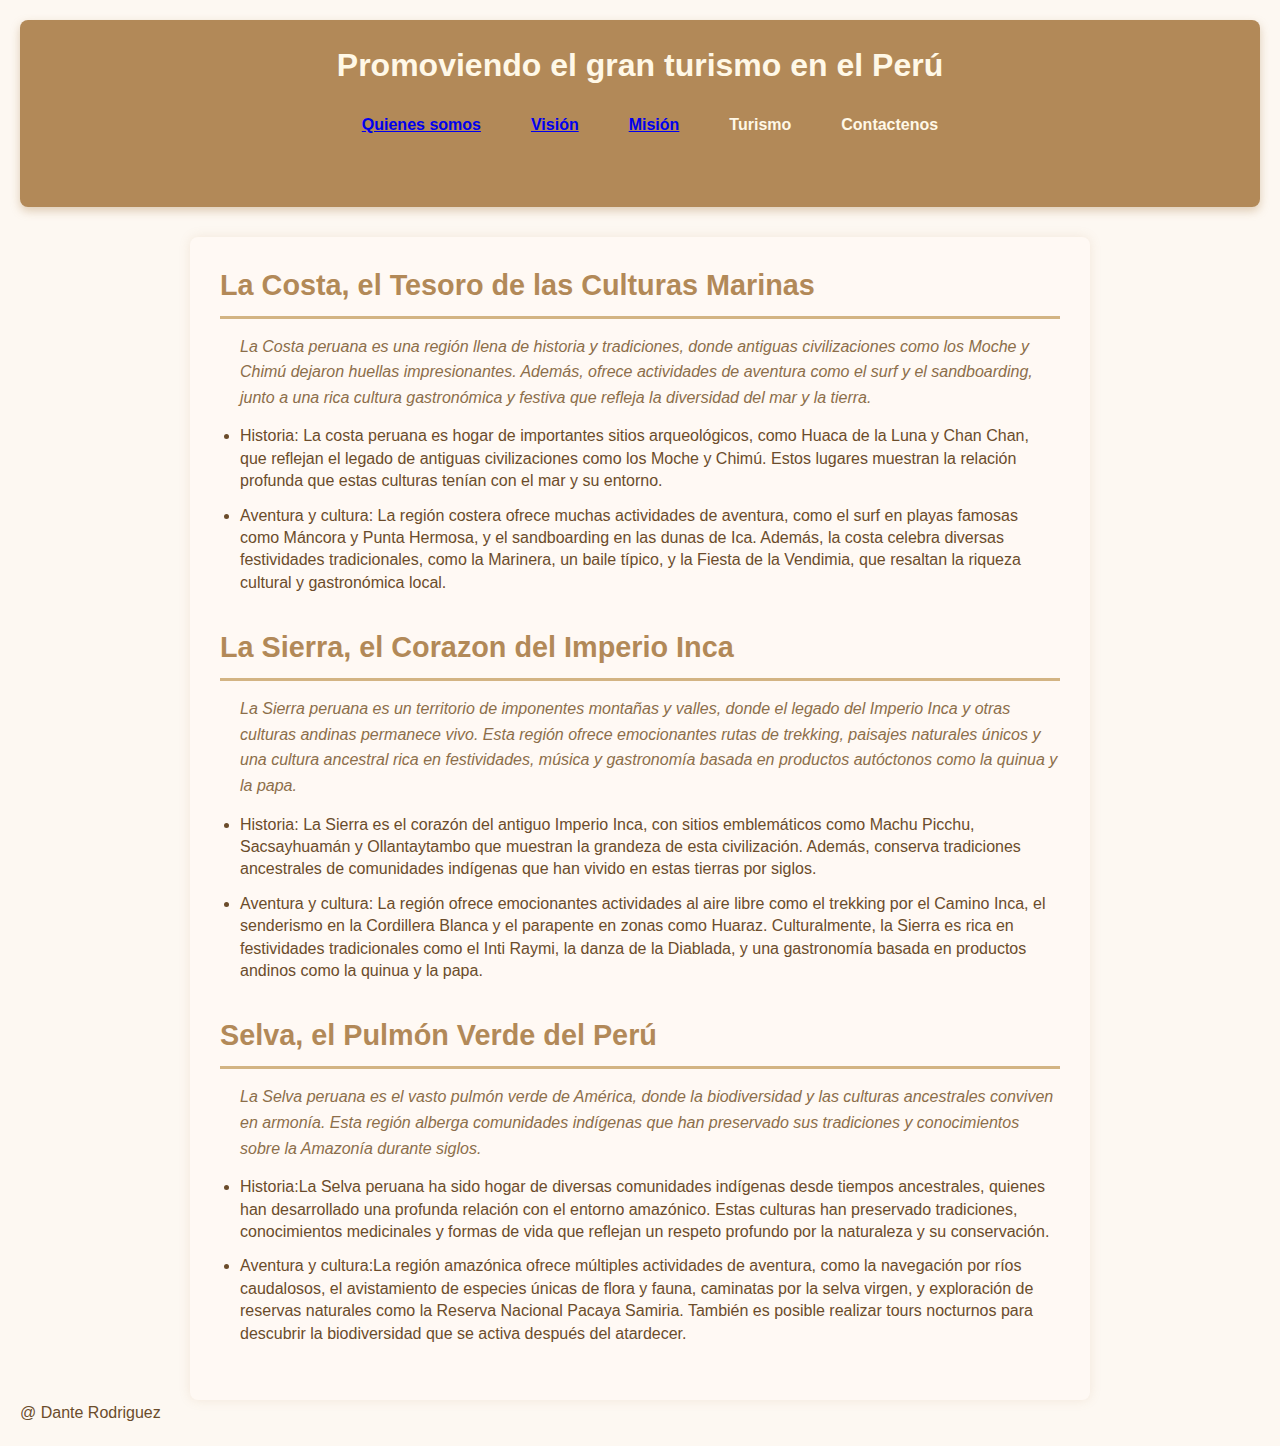
<file: index.html>
<!DOCTYPE html>
<html lang="en">
<head>
    <meta charset="UTF-8">
    <meta name="viewport" content="width=device-width, initial-scale=1.0">
    <title>Document</title>
    <link rel="stylesheet" href="index.css">

</head>
<body>



    <header>
        <h1>Promoviendo el gran turismo en el Perú</h1>
        <nav>

            <ul>

                <li><a href="quienessomos.html">Quienes somos</a></li>
                <li><a href="vision.html">Visión</a></li>
                <li><a href="mision.html">Misión</a></li>
                <li>Turismo
                    <ul>
                        <li><a href="valle sagrado.html">Cusco y el Valle Sagrado</a></li>
                        <li><a href="titicaca.html">Lago Titicaca</a></li>
                        <li><a href="cañon del colca.html">Cañon del Colca</a></li>
                        <li><a href="huaraz.html">Parque Nacional Huascarán</a></li>
                        <li><a href="barranco y miraflores.html">Barranco y Miraflores</a></li>
                        <li><a href="oasis.html">Oasis de Huancachina</a></li>
                        <li><a href="chanchan.html">Chan Chan</a></li>
                        <li><a href="amazonia.html">Amazonia Peruana</a></li>
                        <li><a href="parque nacional del manu.html">Nacional del Manu y Reserva Nacional de Tambopata</a></li>
                        <li><a href="kuelap.html">Kuelap</a></li>

                    </ul>

                </li>
                <li>Contactenos</li>


                
                
                

            </ul>


        </nav>



    </header>

    <main>
        <div>
            <h2>La Costa, el Tesoro de las Culturas Marinas</h2>
            <ul>
                <p>La Costa peruana es una región llena de historia y tradiciones, donde antiguas civilizaciones como los Moche y Chimú dejaron huellas impresionantes. Además, ofrece actividades de aventura como el surf y el sandboarding, junto a una rica cultura gastronómica y festiva que refleja la diversidad del mar y la tierra.</p>
                <li>Historia: La costa peruana es hogar de importantes sitios arqueológicos, como Huaca de la Luna y Chan Chan, que reflejan el legado de antiguas civilizaciones como los Moche y Chimú. Estos lugares muestran la relación profunda que estas culturas tenían con el mar y su entorno.</li>
                <li>Aventura y cultura: La región costera ofrece muchas actividades de aventura, como el surf en playas famosas como Máncora y Punta Hermosa, y el sandboarding en las dunas de Ica. Además, la costa celebra diversas festividades tradicionales, como la Marinera, un baile típico, y la Fiesta de la Vendimia, que resaltan la riqueza cultural y gastronómica local.</li>
            </ul>
            
            <h2>La Sierra, el Corazon del Imperio Inca</h2>
            <ul>
                <p>La Sierra peruana es un territorio de imponentes montañas y valles, donde el legado del Imperio Inca y otras culturas andinas permanece vivo. Esta región ofrece emocionantes rutas de trekking, paisajes naturales únicos y una cultura ancestral rica en festividades, música y gastronomía basada en productos autóctonos como la quinua y la papa.</p>
                <li>Historia: La Sierra es el corazón del antiguo Imperio Inca, con sitios emblemáticos como Machu Picchu, Sacsayhuamán y Ollantaytambo que muestran la grandeza de esta civilización. Además, conserva tradiciones ancestrales de comunidades indígenas que han vivido en estas tierras por siglos.</li>
                <li>Aventura y cultura: La región ofrece emocionantes actividades al aire libre como el trekking por el Camino Inca, el senderismo en la Cordillera Blanca y el parapente en zonas como Huaraz. Culturalmente, la Sierra es rica en festividades tradicionales como el Inti Raymi, la danza de la Diablada, y una gastronomía basada en productos andinos como la quinua y la papa.</li>
            </ul>

            <h2>Selva, el Pulmón Verde del Perú</h2>
            <ul>
                <p>La Selva peruana es el vasto pulmón verde de América, donde la biodiversidad y las culturas ancestrales conviven en armonía. Esta región alberga comunidades indígenas que han preservado sus tradiciones y conocimientos sobre la Amazonía durante siglos.</p>
                <li>Historia:La Selva peruana ha sido hogar de diversas comunidades indígenas desde tiempos ancestrales, quienes han desarrollado una profunda relación con el entorno amazónico. Estas culturas han preservado tradiciones, conocimientos medicinales y formas de vida que reflejan un respeto profundo por la naturaleza y su conservación.</li>
                <li>Aventura y cultura:La región amazónica ofrece múltiples actividades de aventura, como la navegación por ríos caudalosos, el avistamiento de especies únicas de flora y fauna, caminatas por la selva virgen, y exploración de reservas naturales como la Reserva Nacional Pacaya Samiria. También es posible realizar tours nocturnos para descubrir la biodiversidad que se activa después del atardecer.</li>


            </ul>



            







        </div>



    </main>

    <footer>
        @ Dante Rodriguez
    </footer>


    
</body>
</html>
</file>
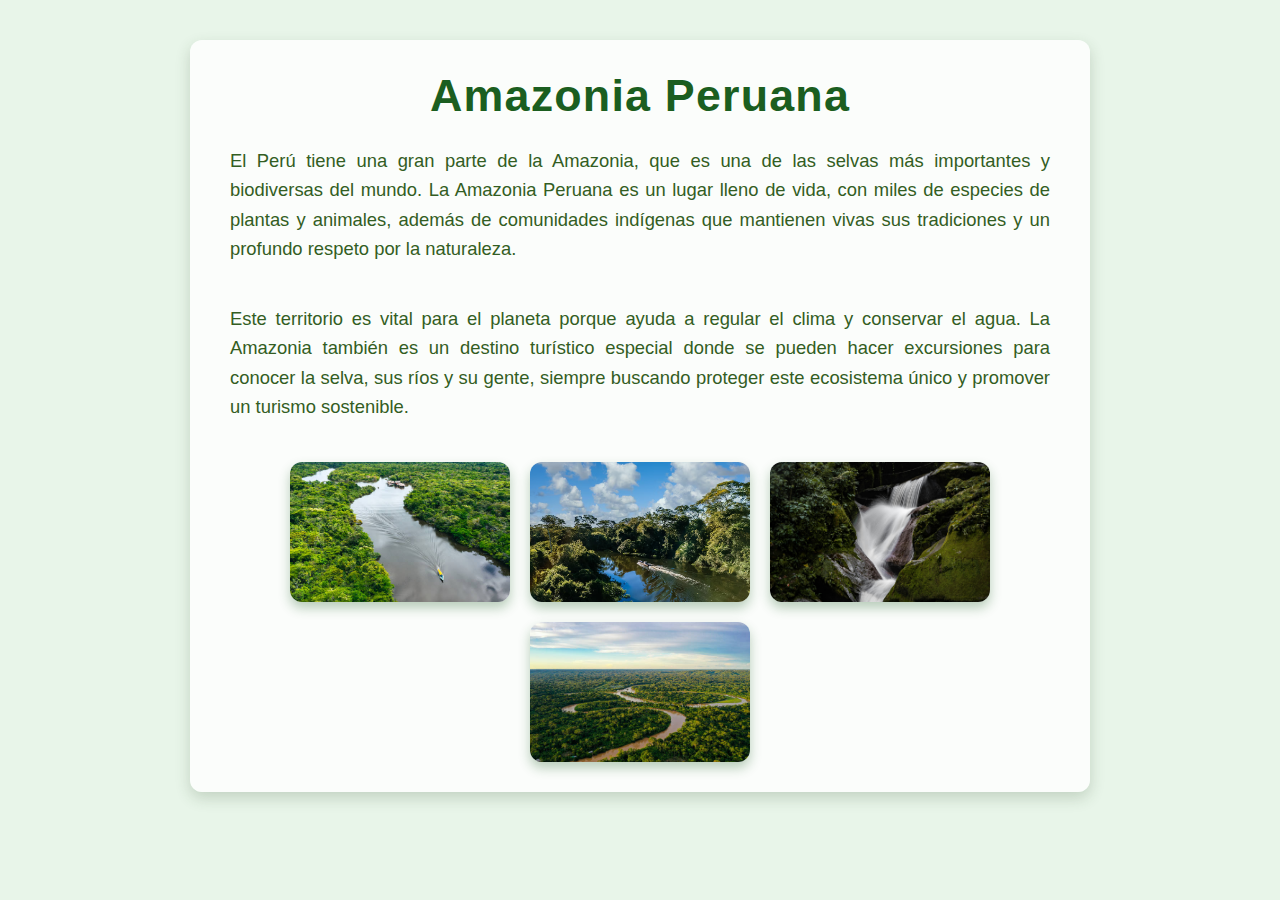
<file: amazonia.html>
<!DOCTYPE html>
<html lang="en">
<head>
    <meta charset="UTF-8">
    <meta name="viewport" content="width=device-width, initial-scale=1.0">
    <title>Document</title>
    <link rel="stylesheet" href="amazonia.css">
</head>
<body>

    <header>
        <h1>Amazonia Peruana</h1>

        <div class="señor">
            <p>El Perú tiene una gran parte de la Amazonia, que es una de las selvas más importantes y biodiversas del mundo. La Amazonia Peruana es un lugar lleno de vida, con miles de especies de plantas y animales, además de comunidades indígenas que mantienen vivas sus tradiciones y un profundo respeto por la naturaleza.</p>
            <p>Este territorio es vital para el planeta porque ayuda a regular el clima y conservar el agua. La Amazonia también es un destino turístico especial donde se pueden hacer excursiones para conocer la selva, sus ríos y su gente, siempre buscando proteger este ecosistema único y promover un turismo sostenible.</p>
            <img src="amazonia peruana/Imagen1.jpg" alt="">
            <img src="amazonia peruana/Imagen2.jpg" alt="">
            <img src="amazonia peruana/Imagen3.jpg" alt="">
            <img src="amazonia peruana/Imagen4.jpg" alt="">


        </div>


    </header>
    
</body>
</html>
</file>
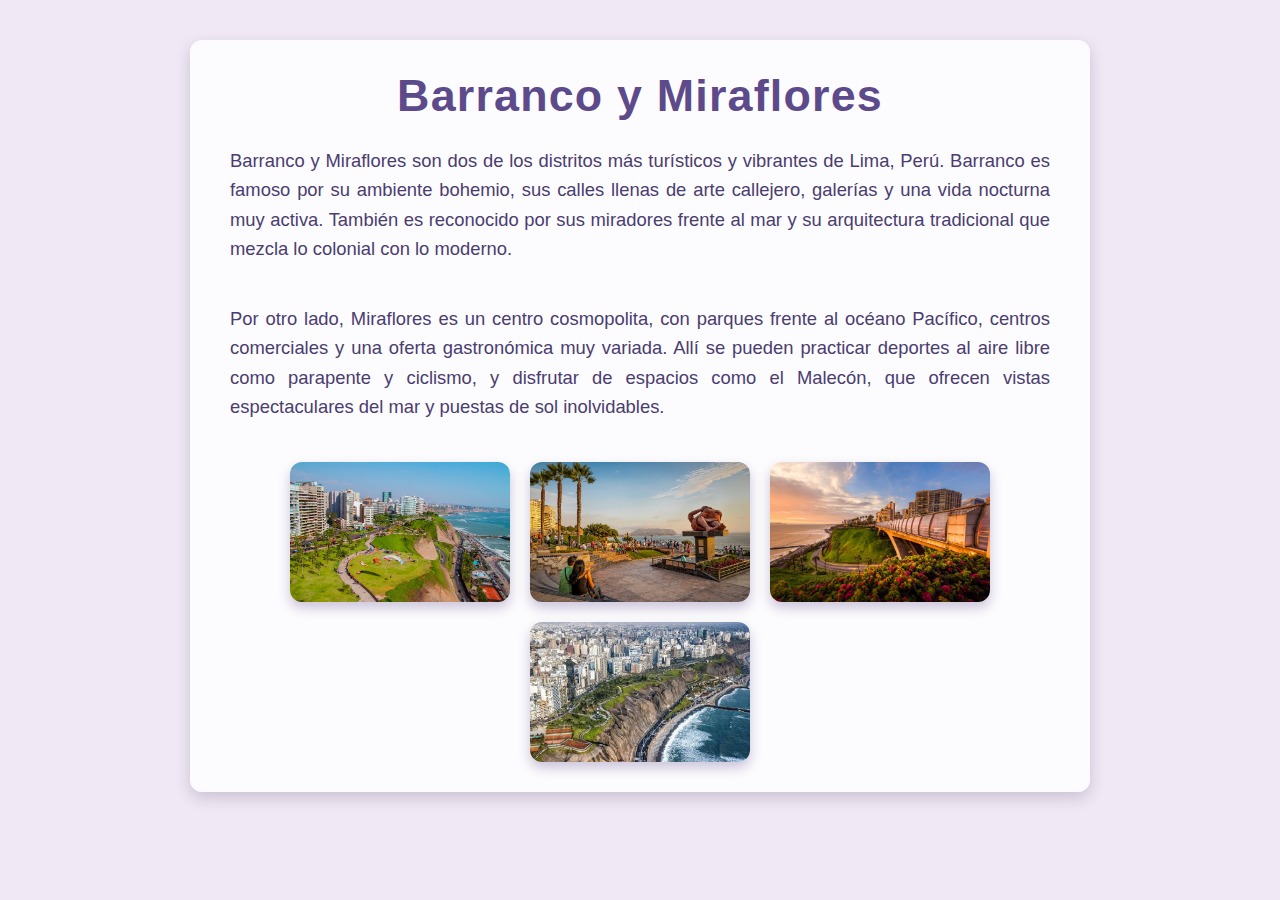
<file: barranco y miraflores.html>
<!DOCTYPE html>
<html lang="en">
<head>
    <meta charset="UTF-8">
    <meta name="viewport" content="width=device-width, initial-scale=1.0">
    <title>Document</title>
    <link rel="stylesheet" href="barranco y miraflores.css">
</head>
<body>

    <header>
        <h1>Barranco y Miraflores</h1>

        <div class="señor">
            <p>Barranco y Miraflores son dos de los distritos más turísticos y vibrantes de Lima, Perú. Barranco es famoso por su ambiente bohemio, sus calles llenas de arte callejero, galerías y una vida nocturna muy activa. También es reconocido por sus miradores frente al mar y su arquitectura tradicional que mezcla lo colonial con lo moderno.</p>
            <p>Por otro lado, Miraflores es un centro cosmopolita, con parques frente al océano Pacífico, centros comerciales y una oferta gastronómica muy variada. Allí se pueden practicar deportes al aire libre como parapente y ciclismo, y disfrutar de espacios como el Malecón, que ofrecen vistas espectaculares del mar y puestas de sol inolvidables.</p>
            <img src="barranco y miraflores/Imagen1.jpg" alt="">
            <img src="barranco y miraflores/Imagen2.jpg" alt="">
            <img src="barranco y miraflores/Imagen3.jpg" alt="">
            <img src="barranco y miraflores/Imagen4.jpg" alt="">


        </div>


    </header>
    
</body>
</html>
</file>
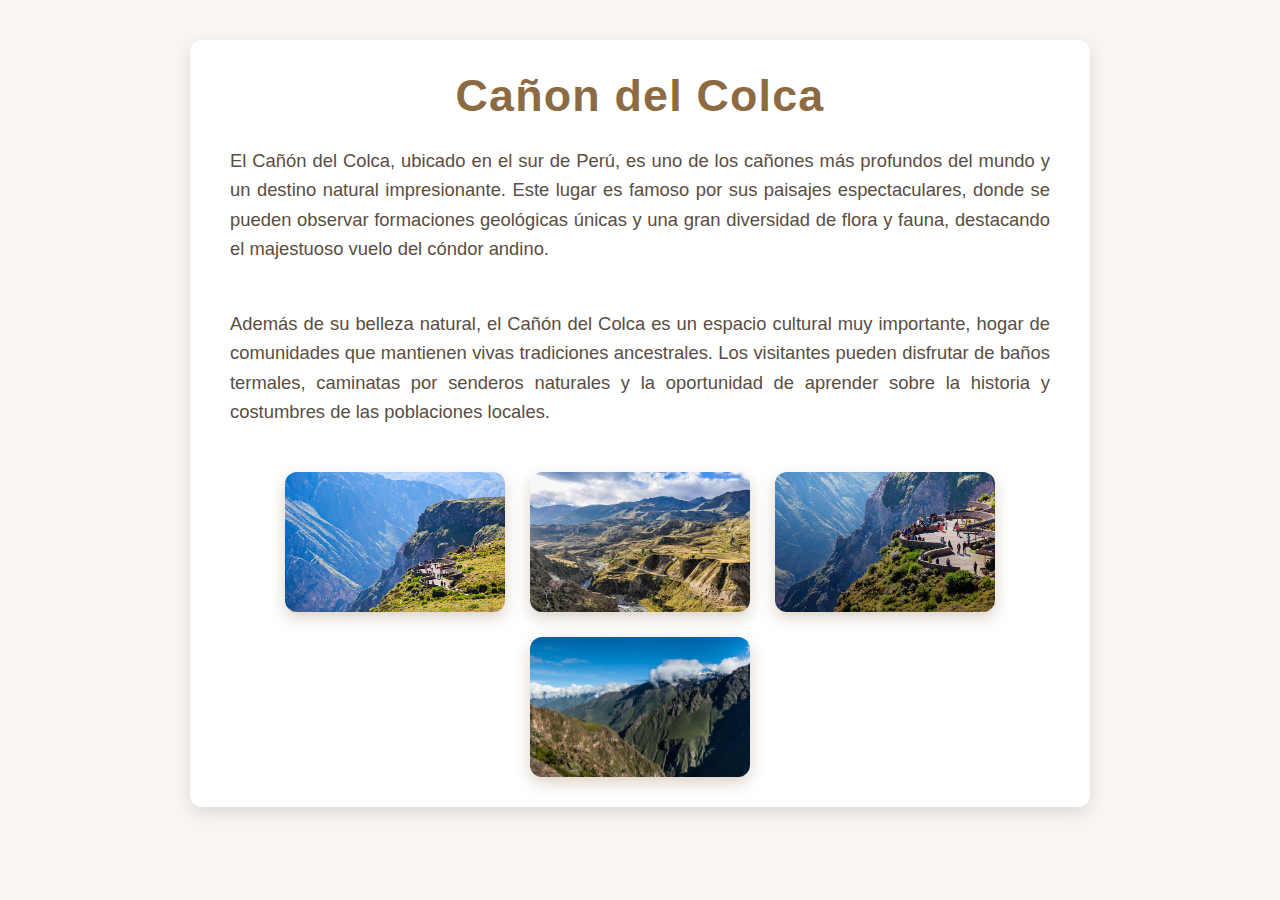
<file: cañon del colca.html>
<!DOCTYPE html>
<html lang="en">
<head>
    <meta charset="UTF-8">
    <meta name="viewport" content="width=device-width, initial-scale=1.0">
    <title>Document</title>
    <link rel="stylesheet" href="cañon del colca.css">
</head>
<body>

    <header>
        <h1>Cañon del Colca</h1>

        <div class="señor">
            <p>El Cañón del Colca, ubicado en el sur de Perú, es uno de los cañones más profundos del mundo y un destino natural impresionante. Este lugar es famoso por sus paisajes espectaculares, donde se pueden observar formaciones geológicas únicas y una gran diversidad de flora y fauna, destacando el majestuoso vuelo del cóndor andino.</p>
            <p>Además de su belleza natural, el Cañón del Colca es un espacio cultural muy importante, hogar de comunidades que mantienen vivas tradiciones ancestrales. Los visitantes pueden disfrutar de baños termales, caminatas por senderos naturales y la oportunidad de aprender sobre la historia y costumbres de las poblaciones locales.</p>
            <img src="cañon del colca/Imagen1.jpg" alt="">
            <img src="cañon del colca/Imagen2.jpg" alt="">
            <img src="cañon del colca/Imagen3.jpg" alt="">
            <img src="cañon del colca/Imagen4.jpg" alt="">


        </div>


    </header>
    
</body>
</html>
</file>
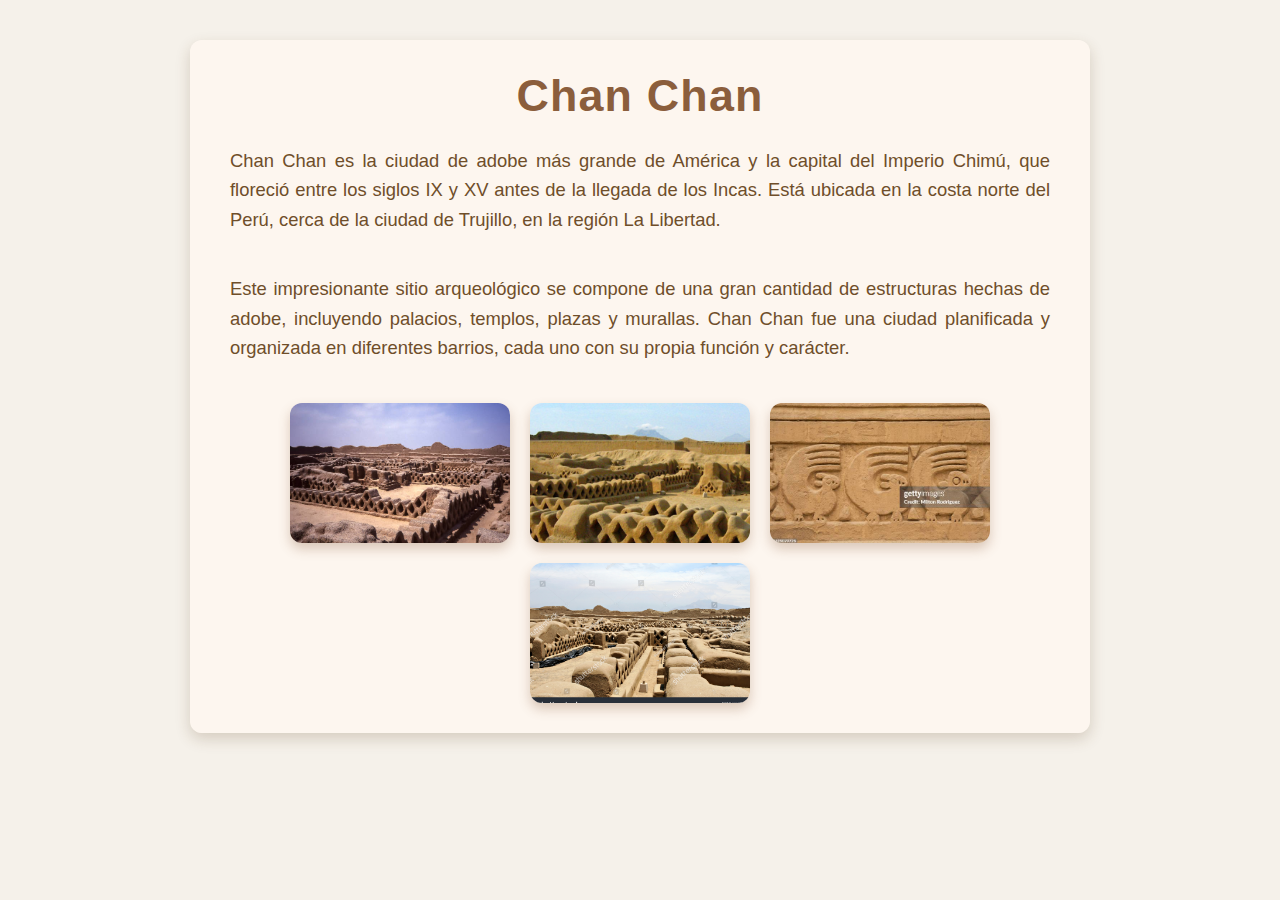
<file: chanchan.html>
<!DOCTYPE html>
<html lang="en">
<head>
    <meta charset="UTF-8">
    <meta name="viewport" content="width=device-width, initial-scale=1.0">
    <title>Document</title>
    <link rel="stylesheet" href="chanchan.css">
</head>
<body>

    <header>
        <h1>Chan Chan </h1>

        <div class="señor">
            <p>Chan Chan es la ciudad de adobe más grande de América y la capital del Imperio Chimú, que floreció entre los siglos IX y XV antes de la llegada de los Incas. Está ubicada en la costa norte del Perú, cerca de la ciudad de Trujillo, en la región La Libertad.</p>
            <p>Este impresionante sitio arqueológico se compone de una gran cantidad de estructuras hechas de adobe, incluyendo palacios, templos, plazas y murallas. Chan Chan fue una ciudad planificada y organizada en diferentes barrios, cada uno con su propia función y carácter.</p>
            <img src="chanchan/Imagen1.jpg" alt="">
            <img src="chanchan/Imagen2.jpg" alt="">
            <img src="chanchan/Imagen3.jpg" alt="">
            <img src="chanchan/Imagen4.jpg" alt="">


        </div>


    </header>
    
</body>
</html>
</file>
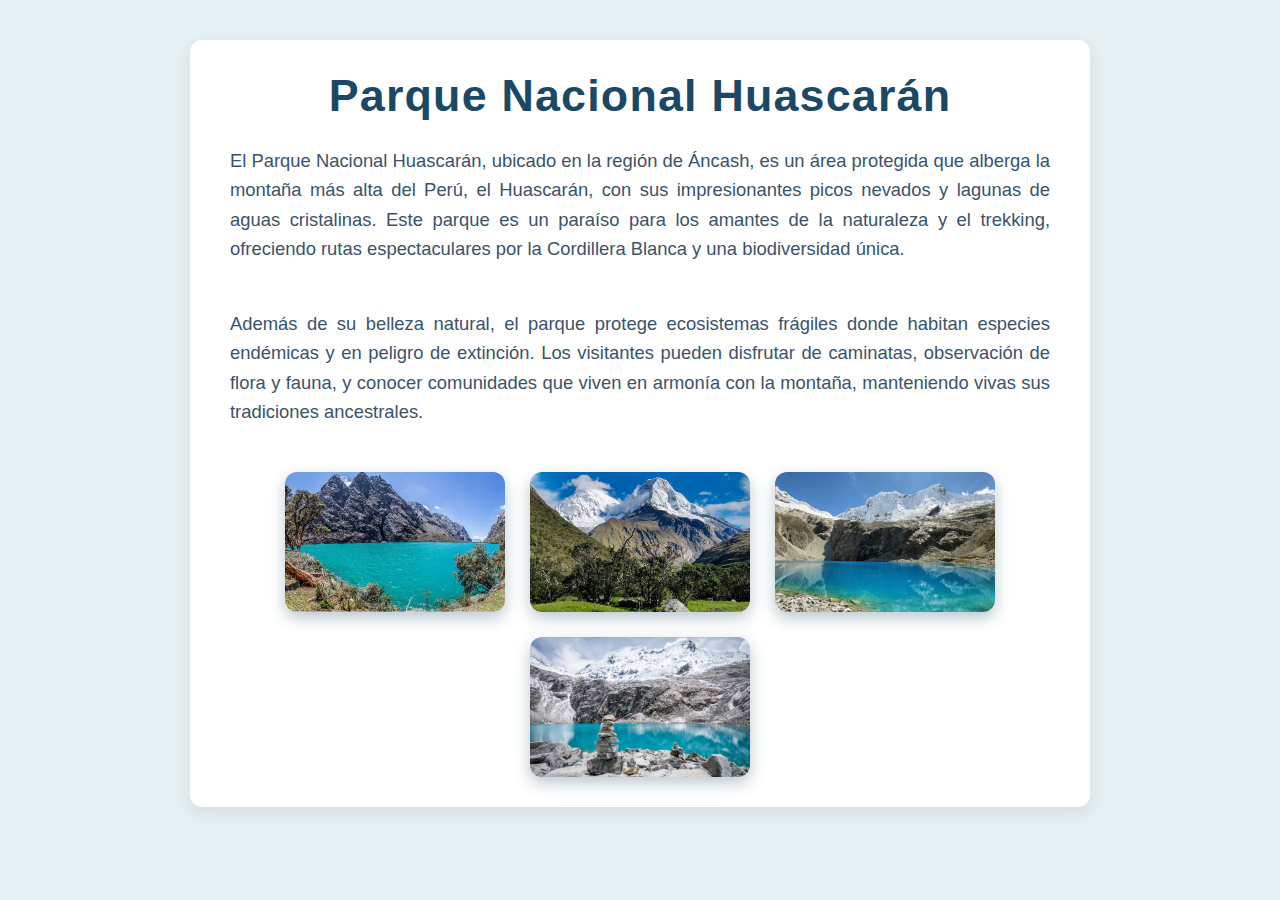
<file: huaraz.html>
<!DOCTYPE html>
<html lang="en">
<head>
    <meta charset="UTF-8">
    <meta name="viewport" content="width=device-width, initial-scale=1.0">
    <title>Document</title>
    <link rel="stylesheet" href="huaraz.css">
</head>
<body>

    <header>
        <h1>Parque Nacional Huascarán </h1>

        <div class="señor">
            <p>El Parque Nacional Huascarán, ubicado en la región de Áncash, es un área protegida que alberga la montaña más alta del Perú, el Huascarán, con sus impresionantes picos nevados y lagunas de aguas cristalinas. Este parque es un paraíso para los amantes de la naturaleza y el trekking, ofreciendo rutas espectaculares por la Cordillera Blanca y una biodiversidad única.</p>
            <p>Además de su belleza natural, el parque protege ecosistemas frágiles donde habitan especies endémicas y en peligro de extinción. Los visitantes pueden disfrutar de caminatas, observación de flora y fauna, y conocer comunidades que viven en armonía con la montaña, manteniendo vivas sus tradiciones ancestrales.</p>
            <img src="parque nacional huaraz/Imagen1.jpg" alt="">
            <img src="parque nacional huaraz/Imagen2.jpg" alt="">
            <img src="parque nacional huaraz/Imagen3.jpg" alt="">
            <img src="parque nacional huaraz/Imagen4.jpg" alt="">


        </div>


    </header>
    
</body>
</html>
</file>
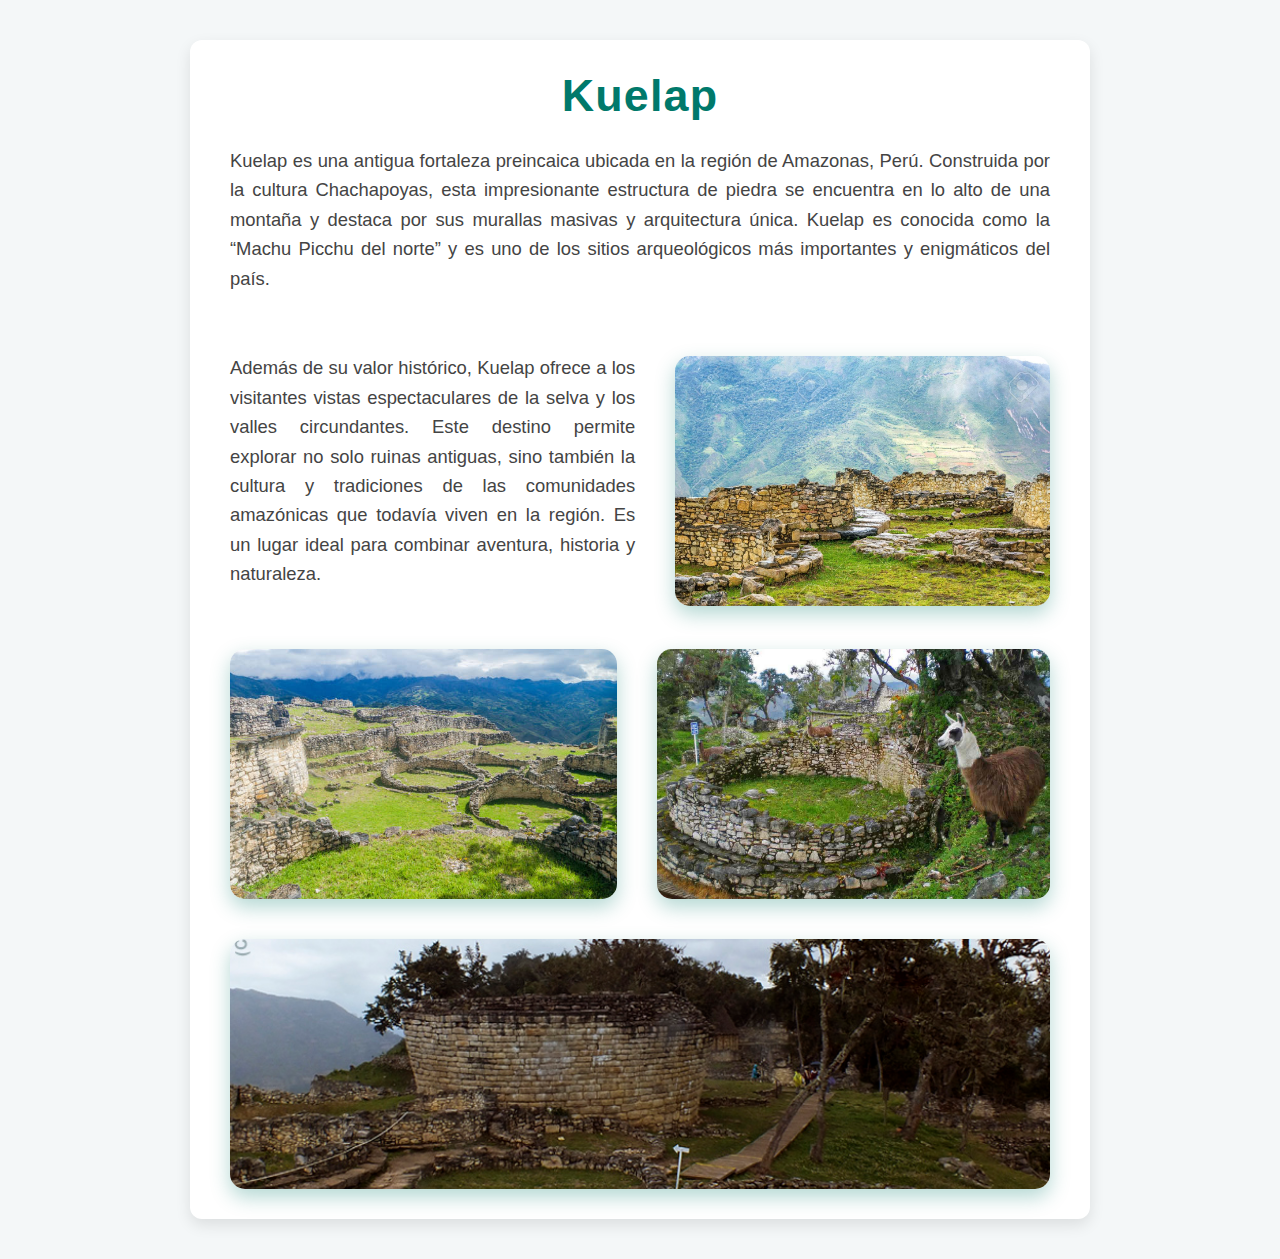
<file: kuelap.html>
<!DOCTYPE html>
<html lang="en">
<head>
    <meta charset="UTF-8">
    <meta name="viewport" content="width=device-width, initial-scale=1.0">
    <title>Document</title>
    <link rel="stylesheet" href="kuelap.css">
</head>
<body>

    <header>
        <h1>Kuelap </h1>

        <div class="señor">
            <p>Kuelap es una antigua fortaleza preincaica ubicada en la región de Amazonas, Perú. Construida por la cultura Chachapoyas, esta impresionante estructura de piedra se encuentra en lo alto de una montaña y destaca por sus murallas masivas y arquitectura única. Kuelap es conocida como la “Machu Picchu del norte” y es uno de los sitios arqueológicos más importantes y enigmáticos del país.</p>
            <p>Además de su valor histórico, Kuelap ofrece a los visitantes vistas espectaculares de la selva y los valles circundantes. Este destino permite explorar no solo ruinas antiguas, sino también la cultura y tradiciones de las comunidades amazónicas que todavía viven en la región. Es un lugar ideal para combinar aventura, historia y naturaleza.</p>
            <img src="kuelap/Imagen1.jpg" alt="">
            <img src="kuelap/Imagen2.jpg" alt="">
            <img src="kuelap/Imagen3.jpg" alt="">
            <img src="kuelap/Imagen4.jpg" alt="">


        </div>


    </header>
    
</body>
</html>
</file>
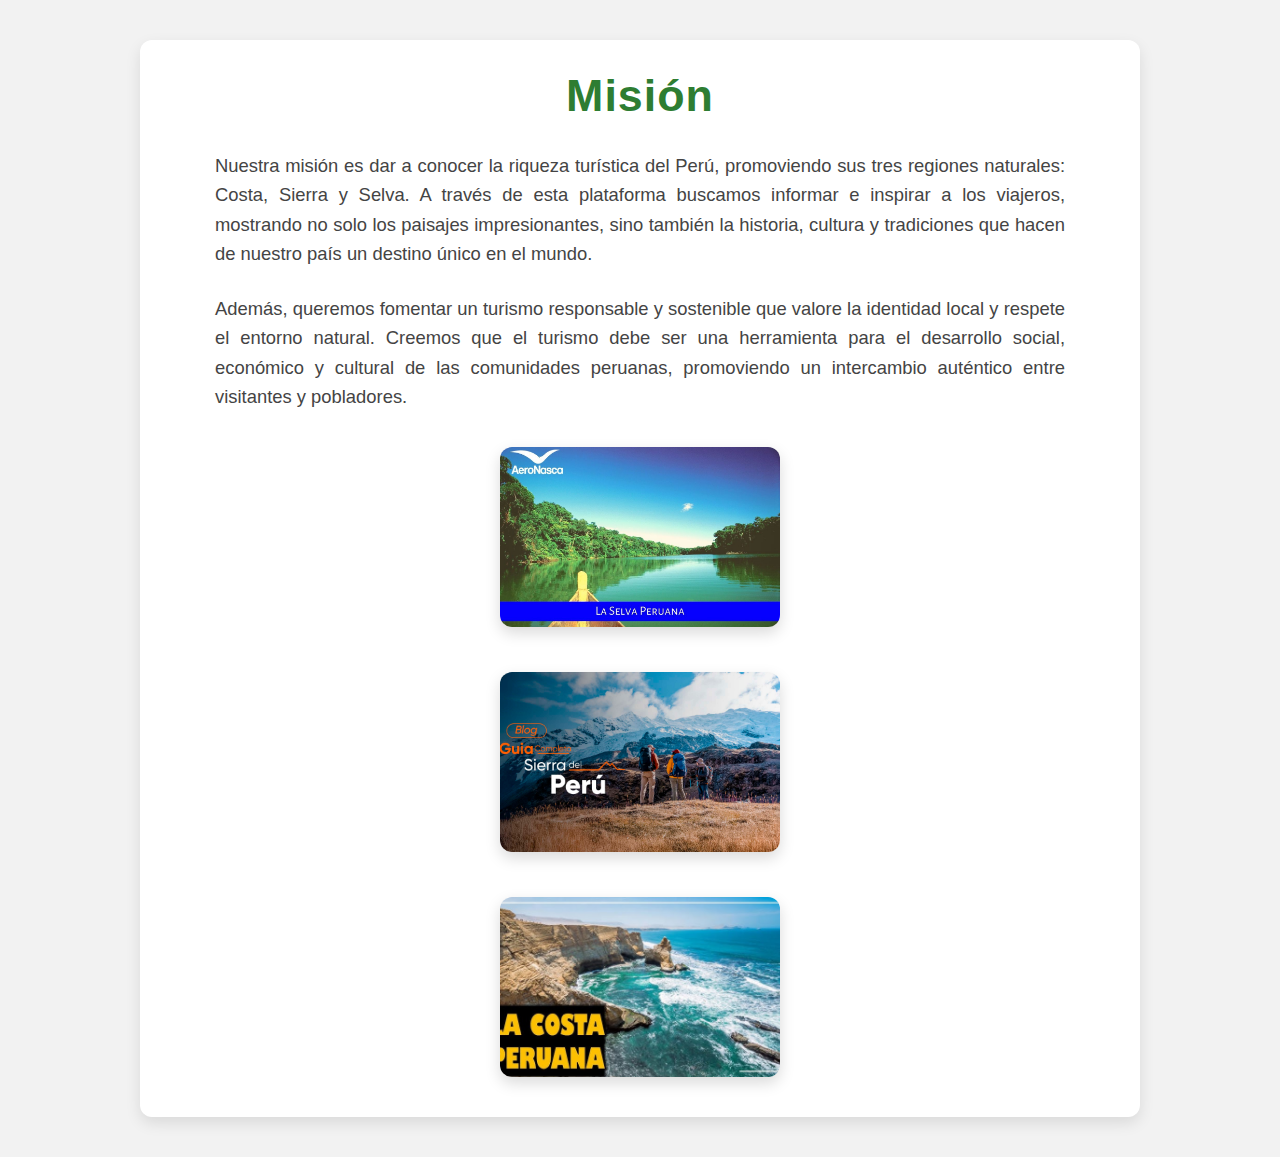
<file: mision.html>
<!DOCTYPE html>
<html lang="en">
<head>
    <meta charset="UTF-8">
    <meta name="viewport" content="width=device-width, initial-scale=1.0">
    <title>Document</title>
    <link rel="stylesheet" href="mision.css">
</head>
<body>

    <header>
        <h1>Misión</h1>

        <div class="señor">
            <p>Nuestra misión es dar a conocer la riqueza turística del Perú, promoviendo sus tres regiones naturales: Costa, Sierra y Selva. A través de esta plataforma buscamos informar e inspirar a los viajeros, mostrando no solo los paisajes impresionantes, sino también la historia, cultura y tradiciones que hacen de nuestro país un destino único en el mundo.</p>
            <p>Además, queremos fomentar un turismo responsable y sostenible que valore la identidad local y respete el entorno natural. Creemos que el turismo debe ser una herramienta para el desarrollo social, económico y cultural de las comunidades peruanas, promoviendo un intercambio auténtico entre visitantes y pobladores.</p>
            <img src="mision/imagen1.jpg" alt="">
            <img src="mision/imagen2.jpg" alt="">
            <img src="mision/imagen3.jpg" alt="">


        </div>


    </header>
    
</body>
</html>
</file>
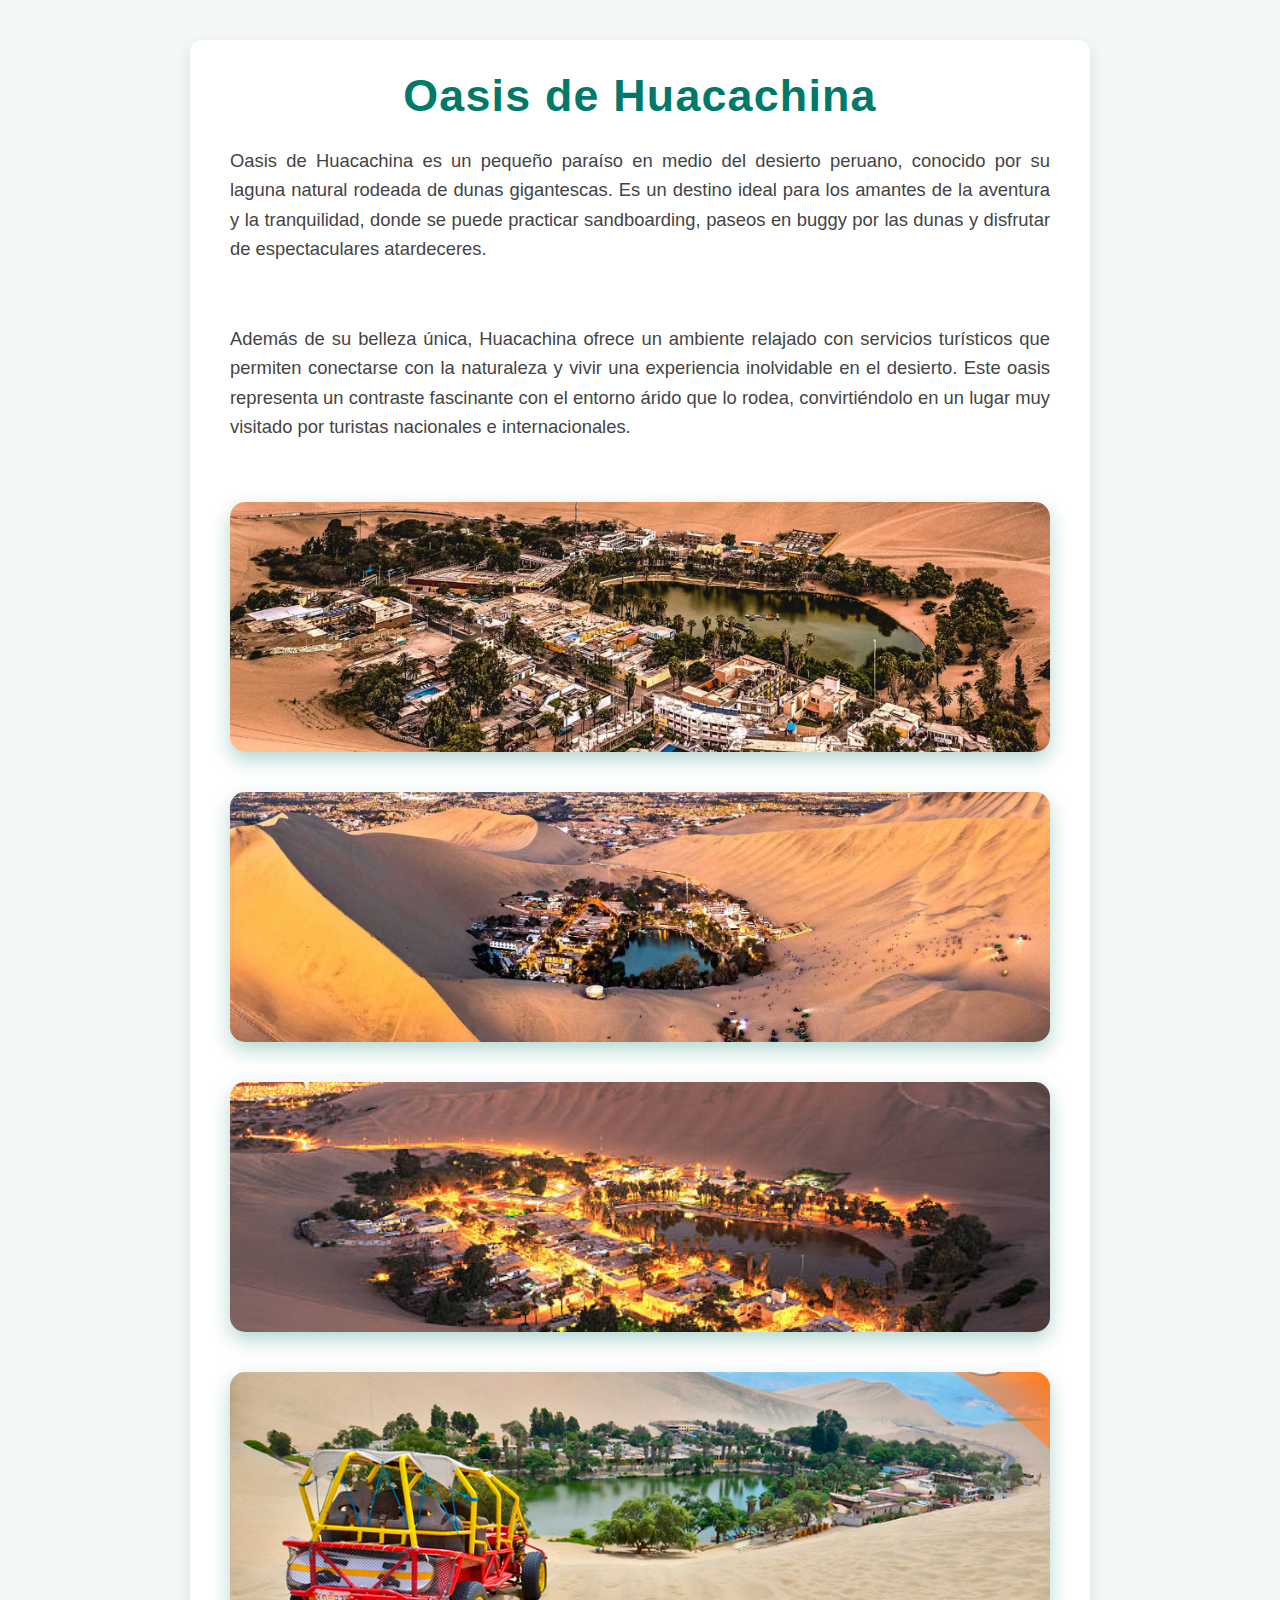
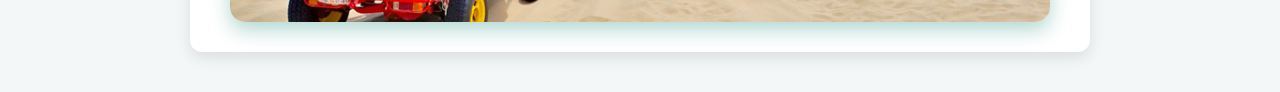
<file: oasis.html>
<!DOCTYPE html>
<html lang="en">
<head>
    <meta charset="UTF-8">
    <meta name="viewport" content="width=device-width, initial-scale=1.0">
    <title>Document</title>
    <link rel="stylesheet" href="oasis.css">
</head>
<body>

    <header>
        <h1>Oasis de Huacachina </h1>

        <div class="señor">
            <p>Oasis de Huacachina es un pequeño paraíso en medio del desierto peruano, conocido por su laguna natural rodeada de dunas gigantescas. Es un destino ideal para los amantes de la aventura y la tranquilidad, donde se puede practicar sandboarding, paseos en buggy por las dunas y disfrutar de espectaculares atardeceres.</p>
            <p>Además de su belleza única, Huacachina ofrece un ambiente relajado con servicios turísticos que permiten conectarse con la naturaleza y vivir una experiencia inolvidable en el desierto. Este oasis representa un contraste fascinante con el entorno árido que lo rodea, convirtiéndolo en un lugar muy visitado por turistas nacionales e internacionales.</p>
            <img src="oasis/Imagen1.jpg" alt="">
            <img src="oasis/Imagen2.jpg" alt="">
            <img src="oasis/Imagen3.jpg" alt="">
            <img src="oasis/Imagen4.jpg" alt="">


        </div>


    </header>
    
</body>
</html>
</file>
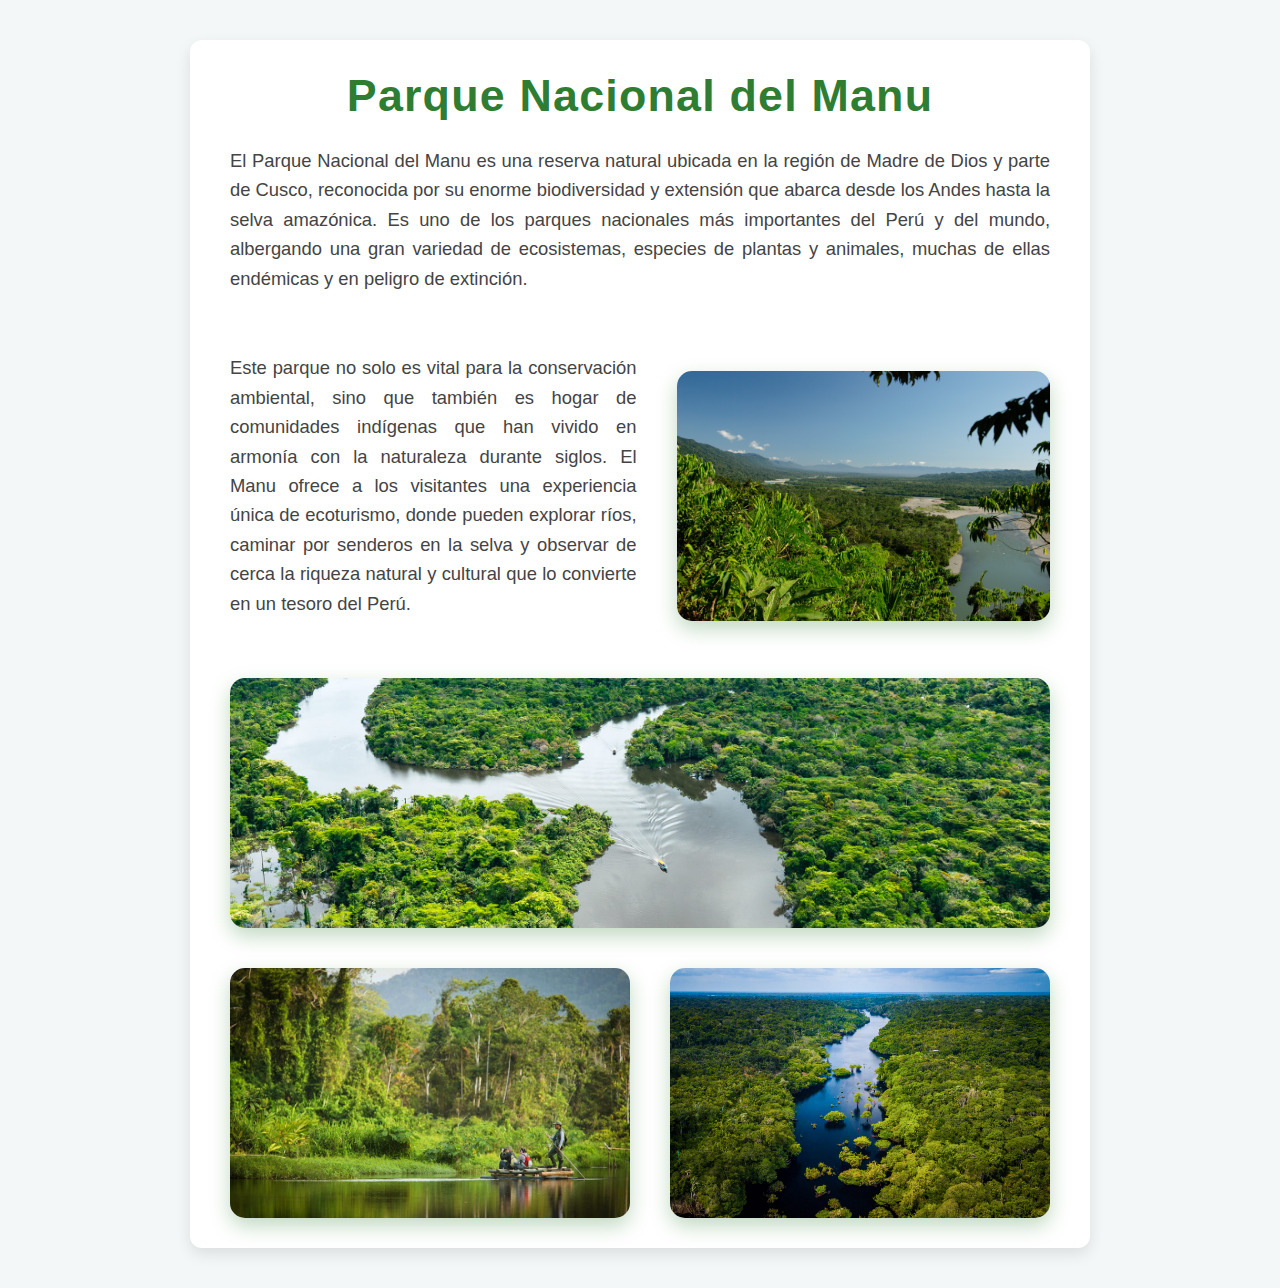
<file: parque nacional del manu.html>
<!DOCTYPE html>
<html lang="en">
<head>
    <meta charset="UTF-8">
    <meta name="viewport" content="width=device-width, initial-scale=1.0">
    <title>Document</title>
    <link rel="stylesheet" href="parque nacional del manu.css">
</head>
<body>

    <header>
        <h1>Parque Nacional del Manu </h1>

        <div class="señor">
            <p>El Parque Nacional del Manu es una reserva natural ubicada en la región de Madre de Dios y parte de Cusco, reconocida por su enorme biodiversidad y extensión que abarca desde los Andes hasta la selva amazónica. Es uno de los parques nacionales más importantes del Perú y del mundo, albergando una gran variedad de ecosistemas, especies de plantas y animales, muchas de ellas endémicas y en peligro de extinción.</p>
            <p>Este parque no solo es vital para la conservación ambiental, sino que también es hogar de comunidades indígenas que han vivido en armonía con la naturaleza durante siglos. El Manu ofrece a los visitantes una experiencia única de ecoturismo, donde pueden explorar ríos, caminar por senderos en la selva y observar de cerca la riqueza natural y cultural que lo convierte en un tesoro del Perú.</p>
            <img src="parque nacional del manu/Imagen1.jpg" alt="">
            <img src="parque nacional del manu/Imagen2.jpg" alt="">
            <img src="parque nacional del manu/Imagen3.jpg" alt="">
            <img src="parque nacional del manu/Imagen4.jpg" alt="">


        </div>


    </header>
    
</body>
</html>
</file>
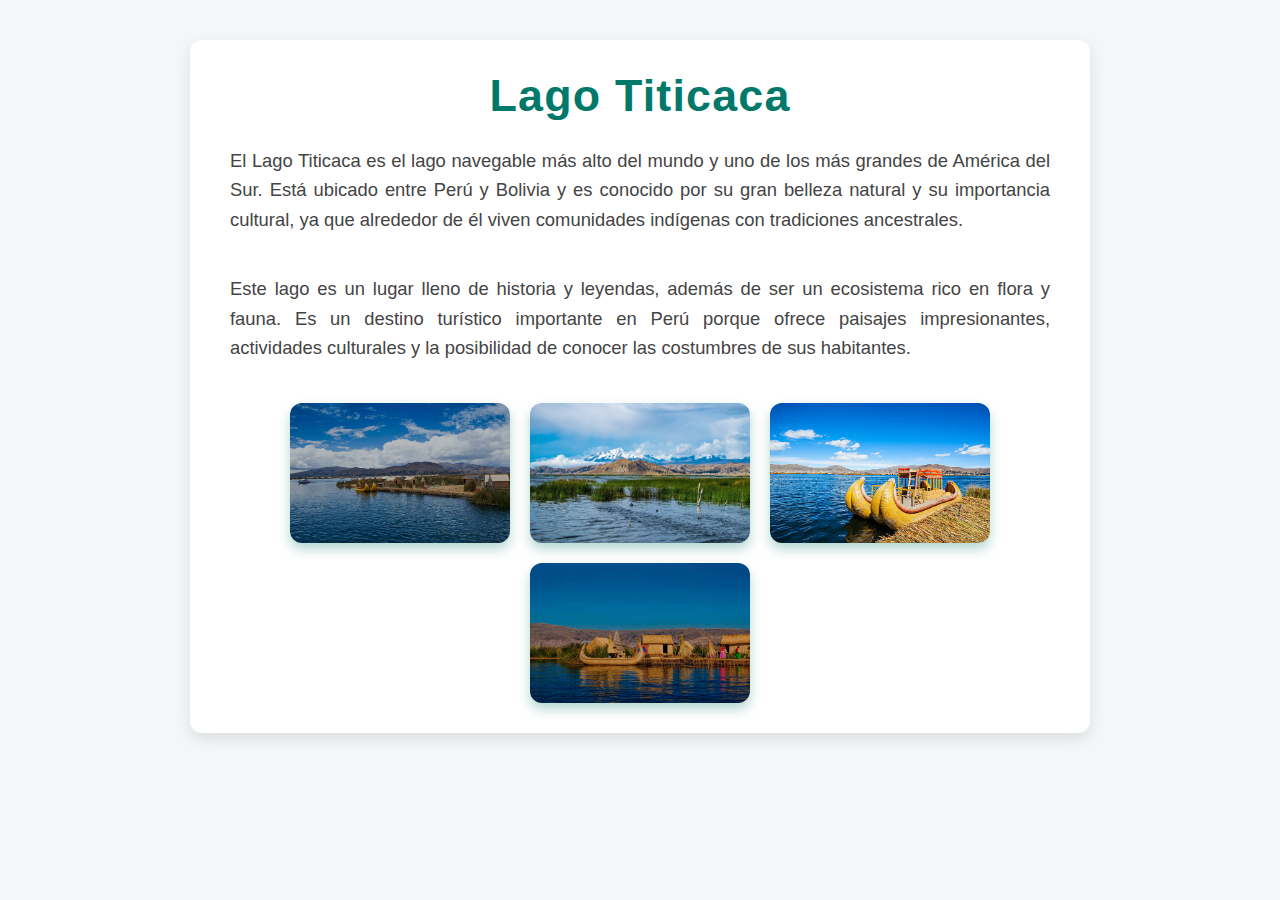
<file: titicaca.html>
<!DOCTYPE html>
<html lang="en">
<head>
    <meta charset="UTF-8">
    <meta name="viewport" content="width=device-width, initial-scale=1.0">
    <title>Document</title>
    <link rel="stylesheet" href="titicaca.css">
</head>
<body>

    <header>
        <h1>Lago Titicaca</h1>

        <div class="señor">
            <p>El Lago Titicaca es el lago navegable más alto del mundo y uno de los más grandes de América del Sur. Está ubicado entre Perú y Bolivia y es conocido por su gran belleza natural y su importancia cultural, ya que alrededor de él viven comunidades indígenas con tradiciones ancestrales.</p>
            <p>Este lago es un lugar lleno de historia y leyendas, además de ser un ecosistema rico en flora y fauna. Es un destino turístico importante en Perú porque ofrece paisajes impresionantes, actividades culturales y la posibilidad de conocer las costumbres de sus habitantes.</p>
            <img src="lago titicaca/Imagen1.jpg" alt="">
            <img src="lago titicaca/Imagen2.jpg" alt="">
            <img src="lago titicaca/Imagen3.jpg" alt="">
            <img src="lago titicaca/Imagen4.jpg" alt="">


        </div>


    </header>
    
</body>
</html>
</file>
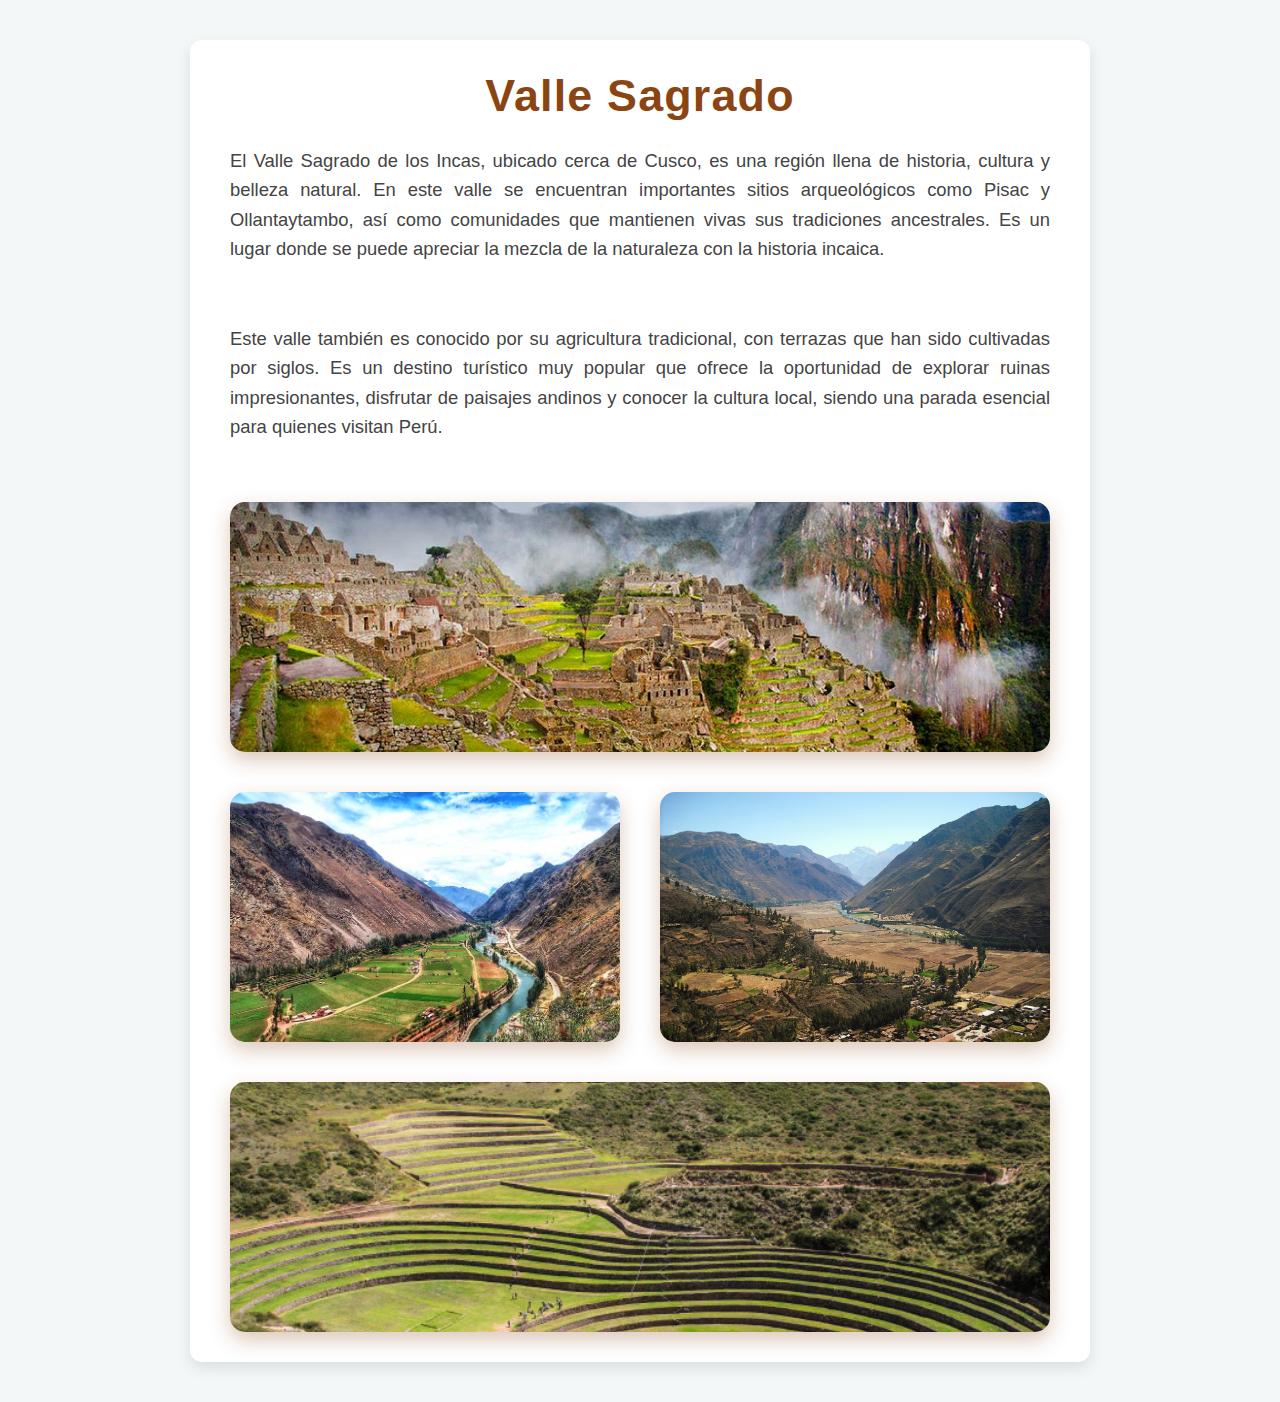
<file: valle sagrado.html>
<!DOCTYPE html>
<html lang="en">
<head>
    <meta charset="UTF-8">
    <meta name="viewport" content="width=device-width, initial-scale=1.0">
    <title>Document</title>
    <link rel="stylesheet" href="valle sagrado.css">
</head>
<body>

    <header>
        <h1>Valle Sagrado</h1>

        <div class="señor">
            <p>El Valle Sagrado de los Incas, ubicado cerca de Cusco, es una región llena de historia, cultura y belleza natural. En este valle se encuentran importantes sitios arqueológicos como Pisac y Ollantaytambo, así como comunidades que mantienen vivas sus tradiciones ancestrales. Es un lugar donde se puede apreciar la mezcla de la naturaleza con la historia incaica.</p>
            <p>Este valle también es conocido por su agricultura tradicional, con terrazas que han sido cultivadas por siglos. Es un destino turístico muy popular que ofrece la oportunidad de explorar ruinas impresionantes, disfrutar de paisajes andinos y conocer la cultura local, siendo una parada esencial para quienes visitan Perú.</p>
            <img src="valle sagrado/Imagen1.jpg" alt="">
            <img src="valle sagrado/Imagen2.jpg" alt="">
            <img src="valle sagrado/Imagen3.jpg" alt="">
            <img src="valle sagrado/Imagen4.jpg" alt="">


        </div>


    </header>


    
</body>
</html>
</file>
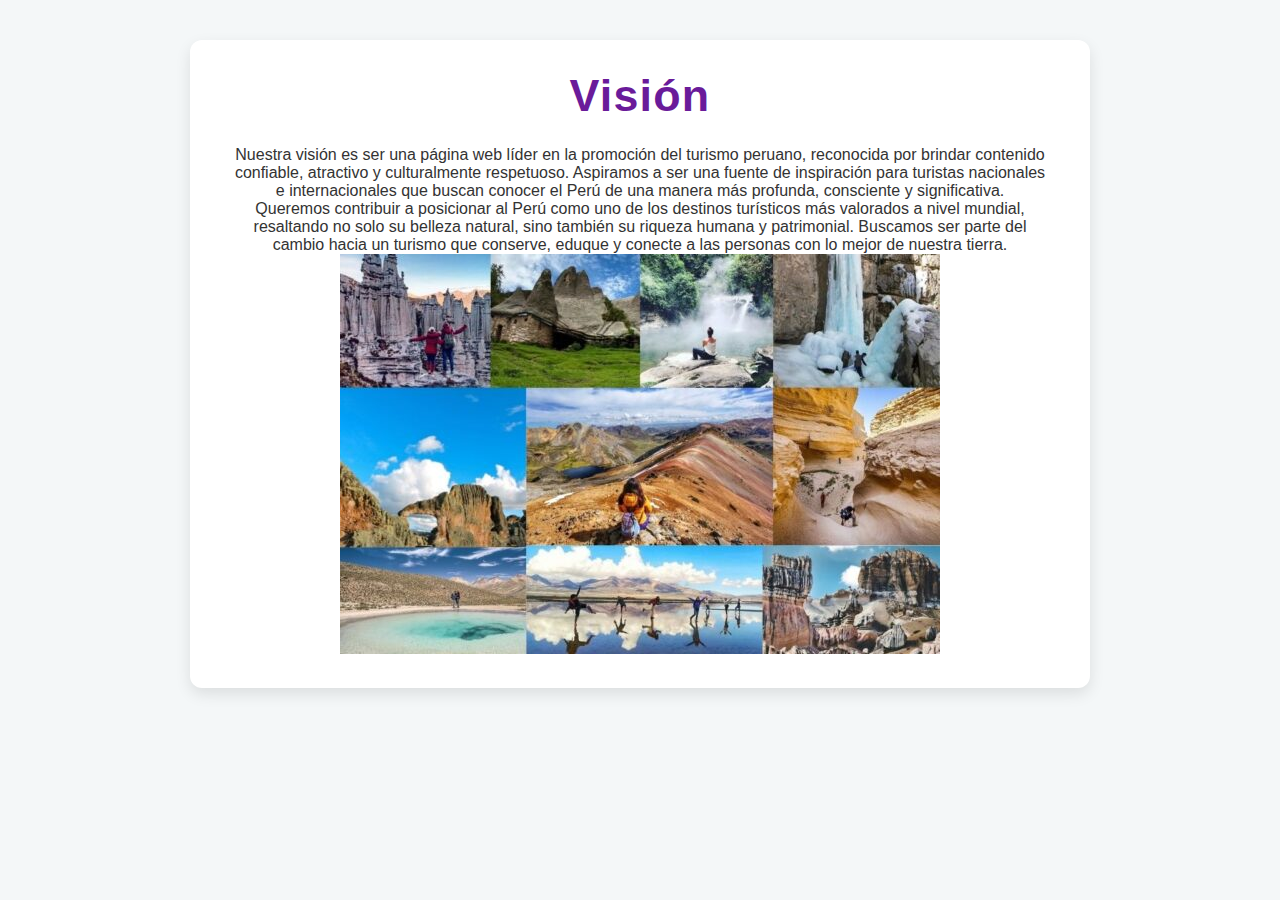
<file: vision.html>
<!DOCTYPE html>
<html lang="en">
<head>
    <meta charset="UTF-8">
    <meta name="viewport" content="width=device-width, initial-scale=1.0">
    <title>Document</title>
    <link rel="stylesheet" href="vision.css">
</head>
<body>

    <header>
        <h1>Visión</h1>

        <div class="señor">
            <p>Nuestra visión es ser una página web líder en la promoción del turismo peruano, reconocida por brindar contenido confiable, atractivo y culturalmente respetuoso. Aspiramos a ser una fuente de inspiración para turistas nacionales e internacionales que buscan conocer el Perú de una manera más profunda, consciente y significativa.</p>
            <p>Queremos contribuir a posicionar al Perú como uno de los destinos turísticos más valorados a nivel mundial, resaltando no solo su belleza natural, sino también su riqueza humana y patrimonial. Buscamos ser parte del cambio hacia un turismo que conserve, eduque y conecte a las personas con lo mejor de nuestra tierra.</p>
            <img src="vision/imagen2.jpg" alt="">


        </div>


    </header>
    
</body>
</html>
</file>
<file: index.css>
/* Reset básico */
* {
    margin: 0;
    padding: 0;
    box-sizing: border-box;
}

body {
    font-family: 'Segoe UI', Tahoma, Geneva, Verdana, sans-serif;
    background-color: #fdf8f2; /* Fondo crema muy claro */
    color: #6b4c2b; /* Marrón medio claro */
    line-height: 1.6;
    padding: 20px;
}

/* Header */
header {
    background: #b28958; /* Marrón claro, tono arena */
    color: #fff8e7; /* Crema claro */
    padding: 20px 30px;
    border-radius: 8px;
    margin-bottom: 30px;
    box-shadow: 0 4px 10px rgba(178, 137, 88, 0.4);
}

header h1 {
    font-size: 2rem;
    text-align: center;
    margin-bottom: 15px;
}

/* Navegación */
nav ul {
    list-style: none;
    display: flex;
    justify-content: center;
    gap: 30px;
    font-weight: 600;
    color: #fff8e7; /* Texto claro */
}

nav ul li {
    position: relative;
    cursor: pointer;
    padding: 8px 10px;
    transition: background-color 0.3s ease;
    color: #fff8e7;
}

nav ul li:hover {
    background-color: #d3b483; /* Marrón claro más suave */
    border-radius: 5px;
    color: #5a3e1b; /* Texto marrón oscuro al hover */
}

/* Submenú desplegable */
nav ul li ul {
    display: none;
    position: absolute;
    top: 35px;
    left: 0;
    background-color: #f9f4ec; /* Fondo crema muy claro */
    padding: 10px 0;
    border-radius: 5px;
    min-width: 220px;
    z-index: 1000;
    flex-direction: column;
    box-shadow: 0 4px 8px rgba(178, 137, 88, 0.3);
}

nav ul li:hover > ul {
    display: flex;
    flex-direction: column;
}

nav ul li ul li {
    padding: 8px 15px;
    white-space: nowrap;
    color: #6b4c2b; /* Marrón medio */
    transition: background-color 0.3s ease, color 0.3s ease;
}

nav ul li ul li:hover {
    background-color: #b28958; /* Marrón claro */
    color: #fff8e7; /* Texto crema claro */
}

/* Main content */
main div {
    max-width: 900px;
    margin: 0 auto;
    background-color: #fff9f4; /* Fondo crema */
    padding: 25px 30px;
    border-radius: 8px;
    box-shadow: 0 0 12px rgba(178, 137, 88, 0.15);
}

/* Títulos h2 */
h2 {
    color: #b28958; /* Marrón claro */
    margin-bottom: 15px;
    font-size: 1.8rem;
    border-bottom: 3px solid #d3b483; /* Marrón más claro */
    padding-bottom: 8px;
}

/* Párrafos dentro de ul (recomendable cambiarlos por div o p fuera del ul, pero mantengo tu estructura) */
ul > p {
    margin-bottom: 15px;
    color: #8c6e4a;
    font-style: italic;
}

/* Listas */
ul {
    margin-bottom: 30px;
    padding-left: 20px;
}

ul li {
    margin-bottom: 12px;
    line-height: 1.4;
    color: #6b4c2b;
}

/* Responsive */
@media (max-width: 600px) {
    nav ul {
        flex-direction: column;
        gap: 10px;
        align-items: center;
    }
    nav ul li ul {
        position: static;
        padding: 0;
        border-radius: 0;
        background: none;
        display: none !important;
    }
    nav ul li:hover > ul {
        display: none !important;
    }
}
</file>
<file: amazonia.css>
/* Reset básico */
* {
    margin: 0;
    padding: 0;
    box-sizing: border-box;
}

body {
    font-family: 'Segoe UI', Tahoma, Geneva, Verdana, sans-serif;
    background: #e8f5e9; /* Verde suave para ambientar la selva */
    color: #2e4a28;
    padding: 40px 20px;
}

header {
    max-width: 900px;
    margin: 0 auto;
    background: #ffffffcc; /* Fondo blanco semi-transparente */
    padding: 30px 40px;
    border-radius: 12px;
    box-shadow: 0 6px 15px rgba(46, 74, 40, 0.2);
    text-align: center;
}

header h1 {
    font-size: 2.8rem;
    color: #1b5e20;
    margin-bottom: 25px;
    font-weight: 700;
    letter-spacing: 1.2px;
}

/* Contenedor para párrafos e imágenes */
.señor {
    display: flex;
    flex-wrap: wrap;
    gap: 20px;
    justify-content: center;
    align-items: center;
}

/* Párrafos */
.señor p {
    width: 100%;
    max-width: 850px;
    margin-bottom: 20px;
    font-size: 1.15rem;
    line-height: 1.6;
    color: #335d23;
    text-align: justify;
}

/* Estilo para las imágenes */
.señor img {
    width: 220px;
    height: 140px;
    object-fit: cover;
    border-radius: 12px;
    box-shadow: 0 6px 12px rgba(27, 94, 32, 0.3);
    transition: transform 0.3s ease;
}

.señor img:hover {
    transform: scale(1.05);
}

/* Responsive para móvil */
@media (max-width: 700px) {
    .señor {
        flex-direction: column;
        gap: 15px;
    }
    
    .señor img {
        width: 100%;
        height: auto;
        max-width: 350px;
    }
}
</file>
<file: barranco y miraflores.css>
/* Reset básico */
* {
    margin: 0;
    padding: 0;
    box-sizing: border-box;
}

body {
    font-family: 'Segoe UI', Tahoma, Geneva, Verdana, sans-serif;
    background: #f0e8f5; /* Color suave lilac para dar un toque elegante */
    color: #3a2f4b;
    padding: 40px 20px;
}

header {
    max-width: 900px;
    margin: 0 auto;
    background: #ffffffcc; /* Fondo blanco semi-transparente */
    padding: 30px 40px;
    border-radius: 12px;
    box-shadow: 0 6px 15px rgba(58, 47, 75, 0.2);
    text-align: center;
}

header h1 {
    font-size: 2.8rem;
    color: #5d4a8a;
    margin-bottom: 25px;
    font-weight: 700;
    letter-spacing: 1.2px;
}

/* Contenedor para párrafos e imágenes */
.señor {
    display: flex;
    flex-wrap: wrap;
    gap: 20px;
    justify-content: center;
    align-items: center;
}

/* Párrafos */
.señor p {
    width: 100%;
    max-width: 850px;
    margin-bottom: 20px;
    font-size: 1.15rem;
    line-height: 1.6;
    color: #4a3d70;
    text-align: justify;
}

/* Estilo para las imágenes */
.señor img {
    width: 220px;
    height: 140px;
    object-fit: cover;
    border-radius: 12px;
    box-shadow: 0 6px 12px rgba(93, 74, 138, 0.3);
    transition: transform 0.3s ease;
    cursor: pointer;
}

.señor img:hover {
    transform: scale(1.05);
}

/* Responsive para móvil */
@media (max-width: 700px) {
    .señor {
        flex-direction: column;
        gap: 15px;
    }
    
    .señor img {
        width: 100%;
        height: auto;
        max-width: 350px;
    }
}
</file>
<file: cañon del colca.css>
/* Reset básico */
* {
    margin: 0;
    padding: 0;
    box-sizing: border-box;
}

body {
    font-family: 'Segoe UI', Tahoma, Geneva, Verdana, sans-serif;
    background: #f9f5f0; /* Color crema suave */
    color: #4b403a;
    padding: 40px 20px;
}

header {
    max-width: 900px;
    margin: 0 auto;
    background: #fff;
    padding: 30px 40px;
    border-radius: 12px;
    box-shadow: 0 6px 15px rgba(75, 64, 58, 0.15);
    text-align: center;
}

header h1 {
    font-size: 2.8rem;
    color: #8c6a42; /* Tonos tierra */
    margin-bottom: 25px;
    font-weight: 700;
    letter-spacing: 1.2px;
}

.señor {
    display: flex;
    flex-wrap: wrap;
    gap: 25px;
    justify-content: center;
    align-items: center;
}

.señor p {
    width: 100%;
    max-width: 850px;
    margin-bottom: 20px;
    font-size: 1.15rem;
    line-height: 1.6;
    color: #5a4d42;
    text-align: justify;
}

.señor img {
    width: 220px;
    height: 140px;
    object-fit: cover;
    border-radius: 12px;
    box-shadow: 0 6px 15px rgba(140, 106, 66, 0.3);
    transition: transform 0.3s ease;
    cursor: pointer;
}

.señor img:hover {
    transform: scale(1.05);
}

@media (max-width: 700px) {
    .señor {
        flex-direction: column;
        gap: 20px;
    }

    .señor img {
        width: 100%;
        height: auto;
        max-width: 350px;
    }
}
</file>
<file: chanchan.css>
/* Reset básico */
* {
    margin: 0;
    padding: 0;
    box-sizing: border-box;
}

body {
    font-family: 'Segoe UI', Tahoma, Geneva, Verdana, sans-serif;
    background: #f5f1ea; /* marrón muy claro, tipo arena */
    color: #5a3e1b; /* marrón oscuro */
    padding: 40px 20px;
}

header {
    max-width: 900px;
    margin: 0 auto;
    background: #fff8f0cc; /* fondo blanco crema semi-transparente */
    padding: 30px 40px;
    border-radius: 12px;
    box-shadow: 0 6px 15px rgba(90, 62, 27, 0.2);
    text-align: center;
}

header h1 {
    font-size: 2.8rem;
    color: #8b5e3c; /* marrón medio */
    margin-bottom: 25px;
    font-weight: 700;
    letter-spacing: 1.2px;
}

/* Contenedor para párrafos e imágenes */
.señor {
    display: flex;
    flex-wrap: wrap;
    gap: 20px;
    justify-content: center;
    align-items: center;
}

/* Párrafos */
.señor p {
    width: 100%;
    max-width: 850px;
    margin-bottom: 20px;
    font-size: 1.15rem;
    line-height: 1.6;
    color: #6f4e2a; /* marrón cálido */
    text-align: justify;
}

/* Estilo para las imágenes */
.señor img {
    width: 220px;
    height: 140px;
    object-fit: cover;
    border-radius: 12px;
    box-shadow: 0 6px 12px rgba(139, 94, 60, 0.3);
    transition: transform 0.3s ease;
    cursor: pointer;
}

.señor img:hover {
    transform: scale(1.05);
}

/* Responsive para móvil */
@media (max-width: 700px) {
    .señor {
        flex-direction: column;
        gap: 15px;
    }
    
    .señor img {
        width: 100%;
        height: auto;
        max-width: 350px;
    }
}
</file>
<file: huaraz.css>
/* Reset básico */
* {
    margin: 0;
    padding: 0;
    box-sizing: border-box;
}

body {
    font-family: 'Segoe UI', Tahoma, Geneva, Verdana, sans-serif;
    background: #e6f0f3; /* Un azul muy suave, que recuerda al hielo y el agua */
    color: #2f3e46;
    padding: 40px 20px;
}

header {
    max-width: 900px;
    margin: 0 auto;
    background: #fff;
    padding: 30px 40px;
    border-radius: 12px;
    box-shadow: 0 6px 15px rgba(47, 62, 70, 0.1);
    text-align: center;
}

header h1 {
    font-size: 2.8rem;
    color: #1b4965; /* Azul profundo para el título */
    margin-bottom: 25px;
    font-weight: 700;
    letter-spacing: 1.2px;
}

.señor {
    display: flex;
    flex-wrap: wrap;
    gap: 25px;
    justify-content: center;
    align-items: center;
}

.señor p {
    width: 100%;
    max-width: 850px;
    margin-bottom: 20px;
    font-size: 1.15rem;
    line-height: 1.6;
    color: #3a536b;
    text-align: justify;
}

.señor img {
    width: 220px;
    height: 140px;
    object-fit: cover;
    border-radius: 12px;
    box-shadow: 0 6px 15px rgba(27, 73, 101, 0.3);
    transition: transform 0.3s ease;
    cursor: pointer;
}

.señor img:hover {
    transform: scale(1.05);
}

@media (max-width: 700px) {
    .señor {
        flex-direction: column;
        gap: 20px;
    }

    .señor img {
        width: 100%;
        height: auto;
        max-width: 350px;
    }
}
</file>
<file: kuelap.css>
/* Reset básico */
* {
    margin: 0;
    padding: 0;
    box-sizing: border-box;
}

body {
    font-family: 'Segoe UI', Tahoma, Geneva, Verdana, sans-serif;
    background: #f4f7f8;
    color: #333;
    padding: 40px 20px;
}

/* Header */
header {
    max-width: 900px;
    margin: 0 auto;
    background: #fff;
    padding: 30px 40px;
    border-radius: 12px;
    box-shadow: 0 6px 15px rgba(0,0,0,0.1);
    text-align: center;
}

header h1 {
    font-size: 2.8rem;
    color: #00796b;
    margin-bottom: 25px;
    font-weight: 700;
    letter-spacing: 1.2px;
}

/* Contenedor padre */
.señor {
    display: flex;
    align-items: center;
    gap: 40px;
    flex-wrap: wrap;
    justify-content: center;
}

/* Párrafos */
.señor p {
    flex: 1 1 400px;
    font-size: 1.15rem;
    line-height: 1.6;
    color: #444;
    margin-bottom: 20px;
    text-align: justify;
}

/* Imagenes */
.señor img {
    flex: 1 1 350px;
    max-width: 100%;
    height: 250px;
    object-fit: cover;
    border-radius: 15px;
    box-shadow: 0 8px 20px rgba(0, 121, 107, 0.3);
    transition: transform 0.3s ease;
}

.señor img:hover {
    transform: scale(1.05);
}

/* Responsive para móviles */
@media (max-width: 700px) {
    .señor {
        flex-direction: column;
    }

    .señor p {
        text-align: center;
    }
    
    .señor img {
        height: 200px;
    }
}
</file>
<file: mision.css>
/* Reset básico */
* {
    margin: 0;
    padding: 0;
    box-sizing: border-box;
}

body {
    font-family: 'Segoe UI', Tahoma, Geneva, Verdana, sans-serif;
    background: #f2f2f2;
    color: #333;
    padding: 40px 20px;
}

/* Header principal */
header {
    max-width: 1000px;
    margin: 0 auto;
    background: #ffffff;
    padding: 30px 40px;
    border-radius: 12px;
    box-shadow: 0 6px 15px rgba(0,0,0,0.1);
    text-align: center;
}

header h1 {
    font-size: 2.8rem;
    color: #2e7d32; /* Verde relacionado al turismo sostenible */
    margin-bottom: 30px;
    font-weight: 700;
    letter-spacing: 1px;
}

/* Contenedor general */
.señor {
    display: flex;
    flex-direction: column;
    align-items: center;
    gap: 25px;
}

/* Párrafos */
.señor p {
    max-width: 850px;
    font-size: 1.15rem;
    line-height: 1.6;
    text-align: justify;
    color: #444;
}

/* Imágenes */
.señor img {
    width: 280px;
    height: 180px;
    object-fit: cover;
    border-radius: 12px;
    box-shadow: 0 6px 15px rgba(0, 0, 0, 0.15);
    transition: transform 0.3s ease;
}

.señor img:hover {
    transform: scale(1.05);
}

/* Galería en responsive */
@media (min-width: 700px) {
    .señor img {
        margin: 10px;
    }

    .señor {
        flex-direction: column;
    }

    /* Galería en fila */
    .señor-images {
        display: flex;
        flex-wrap: wrap;
        justify-content: center;
        gap: 20px;
    }
}
</file>
<file: oasis.css>
/* Reset básico */
* {
    margin: 0;
    padding: 0;
    box-sizing: border-box;
}

body {
    font-family: 'Segoe UI', Tahoma, Geneva, Verdana, sans-serif;
    background: #f4f7f8;
    color: #333;
    padding: 40px 20px;
}

/* Header */
header {
    max-width: 900px;
    margin: 0 auto;
    background: #fff;
    padding: 30px 40px;
    border-radius: 12px;
    box-shadow: 0 6px 15px rgba(0,0,0,0.1);
    text-align: center;
}

header h1 {
    font-size: 2.8rem;
    color: #00796b;  /* Verde suave, puedes cambiar */
    margin-bottom: 25px;
    font-weight: 700;
    letter-spacing: 1.2px;
}

/* Contenedor principal */
.señor {
    display: flex;
    align-items: center;
    gap: 40px;
    flex-wrap: wrap;
    justify-content: center;
}

/* Párrafos */
.señor p {
    flex: 1 1 400px;
    font-size: 1.15rem;
    line-height: 1.6;
    color: #444;
    margin-bottom: 20px;
    text-align: justify;
}

/* Imágenes */
.señor img {
    flex: 1 1 350px;
    max-width: 100%;
    border-radius: 15px;
    box-shadow: 0 8px 20px rgba(0, 121, 107, 0.3);
    transition: transform 0.3s ease;
    object-fit: cover;
    height: 250px;
}

.señor img:hover {
    transform: scale(1.05);
}

/* Responsive para móviles */
@media (max-width: 700px) {
    .señor {
        flex-direction: column;
    }

    .señor p {
        text-align: center;
    }

    .señor img {
        height: 200px;
    }
}
</file>
<file: parque nacional del manu.css>
/* Reset básico */
* {
    margin: 0;
    padding: 0;
    box-sizing: border-box;
}

body {
    font-family: 'Segoe UI', Tahoma, Geneva, Verdana, sans-serif;
    background: #f4f7f8;
    color: #333;
    padding: 40px 20px;
}

/* Header */
header {
    max-width: 900px;
    margin: 0 auto;
    background: #fff;
    padding: 30px 40px;
    border-radius: 12px;
    box-shadow: 0 6px 15px rgba(0,0,0,0.1);
    text-align: center;
}

header h1 {
    font-size: 2.8rem;
    color: #2e7d32; /* Verde natural para la selva */
    margin-bottom: 25px;
    font-weight: 700;
    letter-spacing: 1.2px;
}

/* Contenedor padre */
.señor {
    display: flex;
    align-items: center;
    gap: 40px;
    flex-wrap: wrap;
    justify-content: center;
}

/* Párrafos */
.señor p {
    flex: 1 1 400px;
    font-size: 1.15rem;
    line-height: 1.6;
    color: #444;
    margin-bottom: 20px;
    text-align: justify;
}

/* Imagen */
.señor img {
    flex: 1 1 350px;
    max-width: 100%;
    height: 250px; /* Tamaño uniforme */
    object-fit: cover;
    border-radius: 15px;
    box-shadow: 0 8px 20px rgba(46, 125, 50, 0.3);
    transition: transform 0.3s ease;
}

.señor img:hover {
    transform: scale(1.05);
}

/* Responsive para móviles */
@media (max-width: 700px) {
    .señor {
        flex-direction: column;
    }

    .señor p {
        text-align: center;
    }
}
</file>
<file: titicaca.css>
/* Reset básico */
* {
    margin: 0;
    padding: 0;
    box-sizing: border-box;
}

body {
    font-family: 'Segoe UI', Tahoma, Geneva, Verdana, sans-serif;
    background: #f4f7f8;
    color: #333;
    padding: 40px 20px;
}

header {
    max-width: 900px;
    margin: 0 auto;
    background: #fff;
    padding: 30px 40px;
    border-radius: 12px;
    box-shadow: 0 6px 15px rgba(0,0,0,0.1);
    text-align: center;
}

header h1 {
    font-size: 2.8rem;
    color: #00796b;
    margin-bottom: 25px;
    font-weight: 700;
    letter-spacing: 1.2px;
}

/* Contenedor para imágenes */
.señor {
    display: flex;
    flex-wrap: wrap;
    gap: 20px;
    justify-content: center;
    align-items: center;
}

/* Párrafos */
.señor p {
    width: 100%;
    max-width: 850px;
    margin-bottom: 20px;
    font-size: 1.15rem;
    line-height: 1.6;
    color: #444;
    text-align: justify;
}

/* Estilo para las imágenes iguales */
.señor img {
    width: 220px;      /* ancho fijo */
    height: 140px;     /* alto fijo */
    object-fit: cover; /* mantiene proporción recortando si es necesario */
    border-radius: 12px;
    box-shadow: 0 6px 12px rgba(0, 121, 107, 0.3);
    transition: transform 0.3s ease;
}

.señor img:hover {
    transform: scale(1.05);
}

/* Responsive para móvil */
@media (max-width: 700px) {
    .señor {
        flex-direction: column;
        gap: 15px;
    }
    
    .señor img {
        width: 100%;
        height: auto;
        max-width: 350px;
    }
}
</file>
<file: valle sagrado.css>
/* Reset básico */
* {
    margin: 0;
    padding: 0;
    box-sizing: border-box;
}

body {
    font-family: 'Segoe UI', Tahoma, Geneva, Verdana, sans-serif;
    background: #f4f7f8;
    color: #333;
    padding: 40px 20px;
}

/* Header */
header {
    max-width: 900px;
    margin: 0 auto;
    background: #fff;
    padding: 30px 40px;
    border-radius: 12px;
    box-shadow: 0 6px 15px rgba(0,0,0,0.1);
    text-align: center;
}

header h1 {
    font-size: 2.8rem;
    color: #8b4513; /* marrón tierra */
    margin-bottom: 25px;
    font-weight: 700;
    letter-spacing: 1.2px;
}

/* Contenedor padre */
.señor {
    display: flex;
    align-items: center;
    gap: 40px;
    flex-wrap: wrap;
    justify-content: center;
}

/* Párrafos */
.señor p {
    flex: 1 1 400px;
    font-size: 1.15rem;
    line-height: 1.6;
    color: #444;
    margin-bottom: 20px;
    text-align: justify;
}

/* Imágenes */
.señor img {
    flex: 1 1 350px;
    max-width: 100%;
    height: 250px;
    object-fit: cover;
    border-radius: 15px;
    box-shadow: 0 8px 20px rgba(139, 69, 19, 0.3);
    transition: transform 0.3s ease;
}

.señor img:hover {
    transform: scale(1.05);
}

/* Responsive para móviles */
@media (max-width: 700px) {
    .señor {
        flex-direction: column;
    }

    .señor p {
        text-align: center;
    }
}
</file>
<file: vision.css>
/* Reset básico */
* {
    margin: 0;
    padding: 0;
    box-sizing: border-box;
}

body {
    font-family: 'Segoe UI', Tahoma, Geneva, Verdana, sans-serif;
    background: #f4f7f8;
    color: #333;
    padding: 40px 20px;
}

/* Header */
header {
    max-width: 900px;
    margin: 0 auto;
    background: #fff;
    padding: 30px 40px;
    border-radius: 12px;
    box-shadow: 0 6px 15px rgba(0,0,0,0.1);
    text-align: center;
    overflow: hidden;
}

/* Título */
header h1 {
    font-size: 2.8rem;
    color: #6a1b9a; /* Color púrpura para diferenciar Visión */
    margin-bottom: 25px;
    font-weight: 700;
    letter-spacing: 1.2px;
}

/* Contenedor principal */
.contenido {
    display: flex;
    flex-direction: column;
    gap: 20px;
    align-items: center;
}

/* Párrafos */
.contenido p {
    font-size: 1.15rem;
    line-height: 1.7;
    color: #444;
    text-align: justify;
    max-width: 800px;
}

/* Imagen */
.contenido img {
    width: 100%;
    max-width: 800px;
    height: auto;
    border-radius: 15px;
    box-shadow: 0 8px 20px rgba(106, 27, 154, 0.3);
    transition: transform 0.3s ease;
    display: block;
}

.contenido img:hover {
    transform: scale(1.05);
}

/* Responsive */
@media (max-width: 700px) {
    .contenido p {
        text-align: center;
    }
}
</file>
